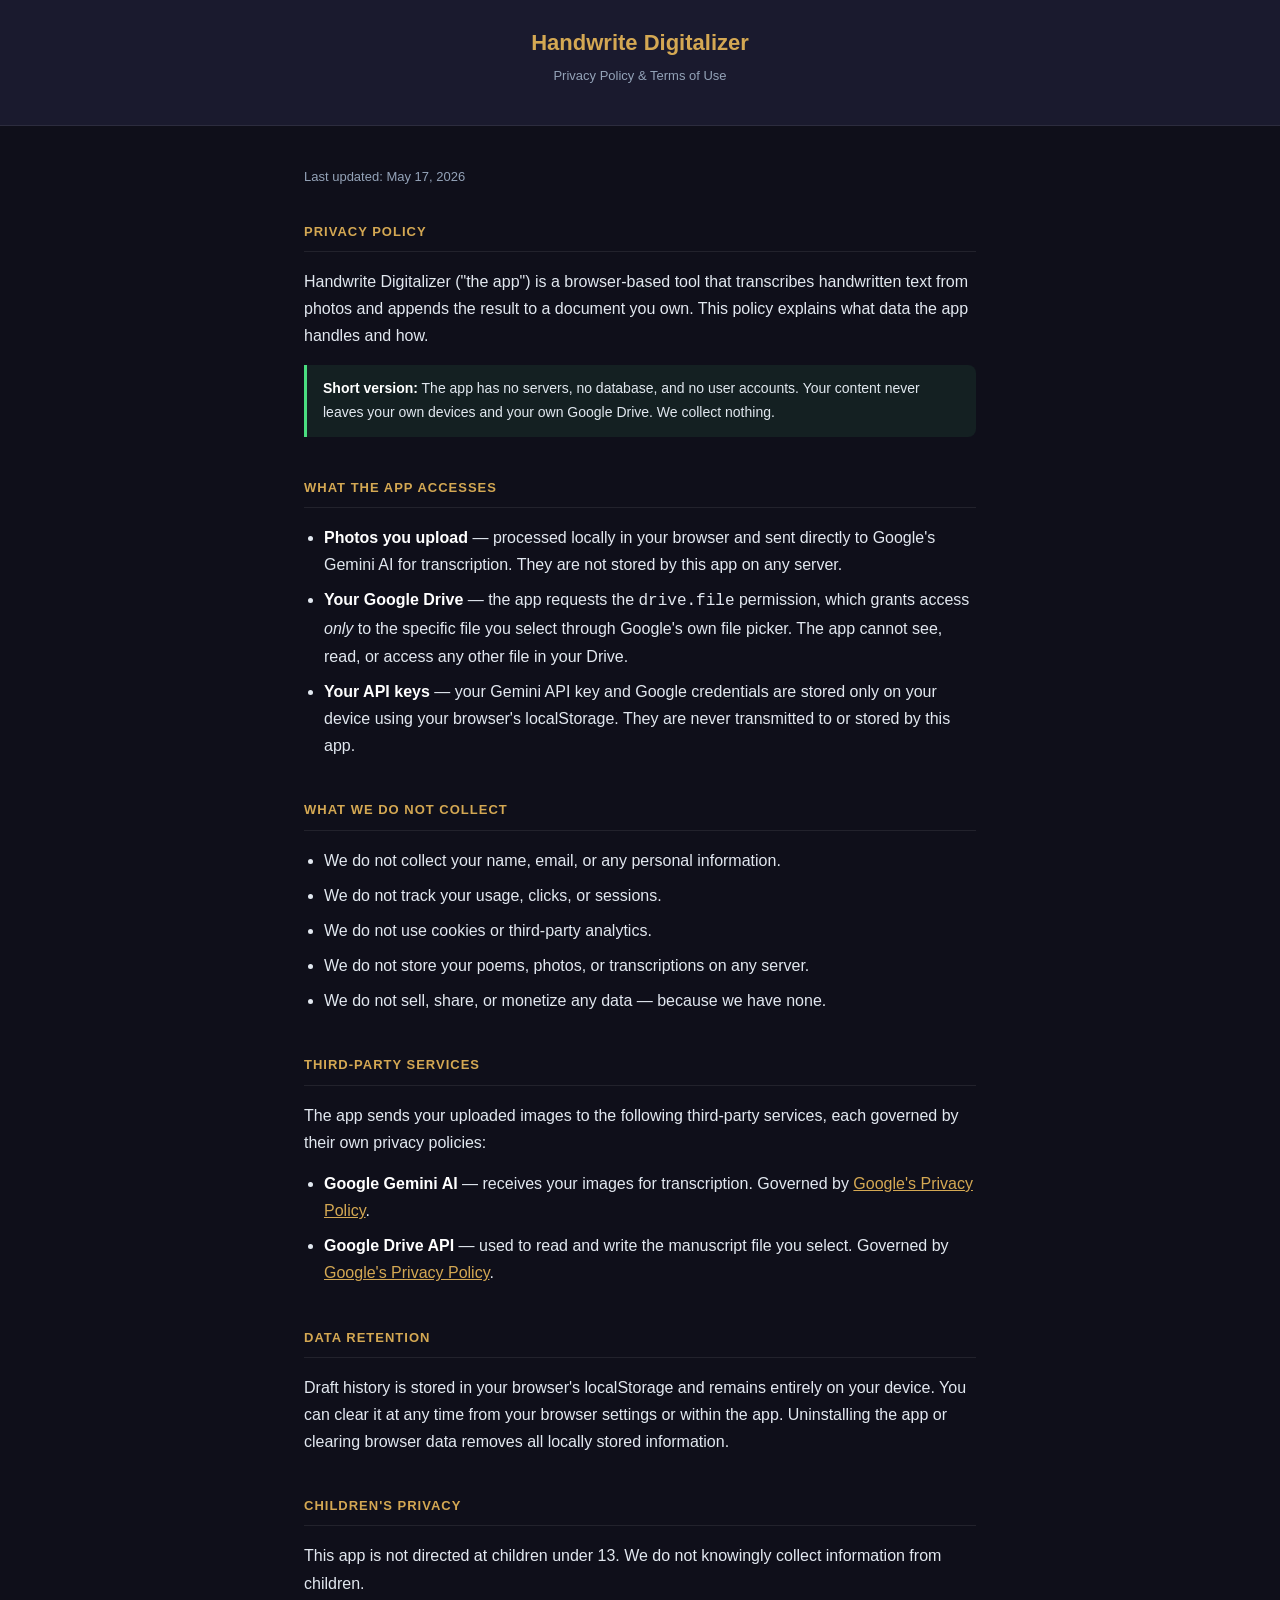
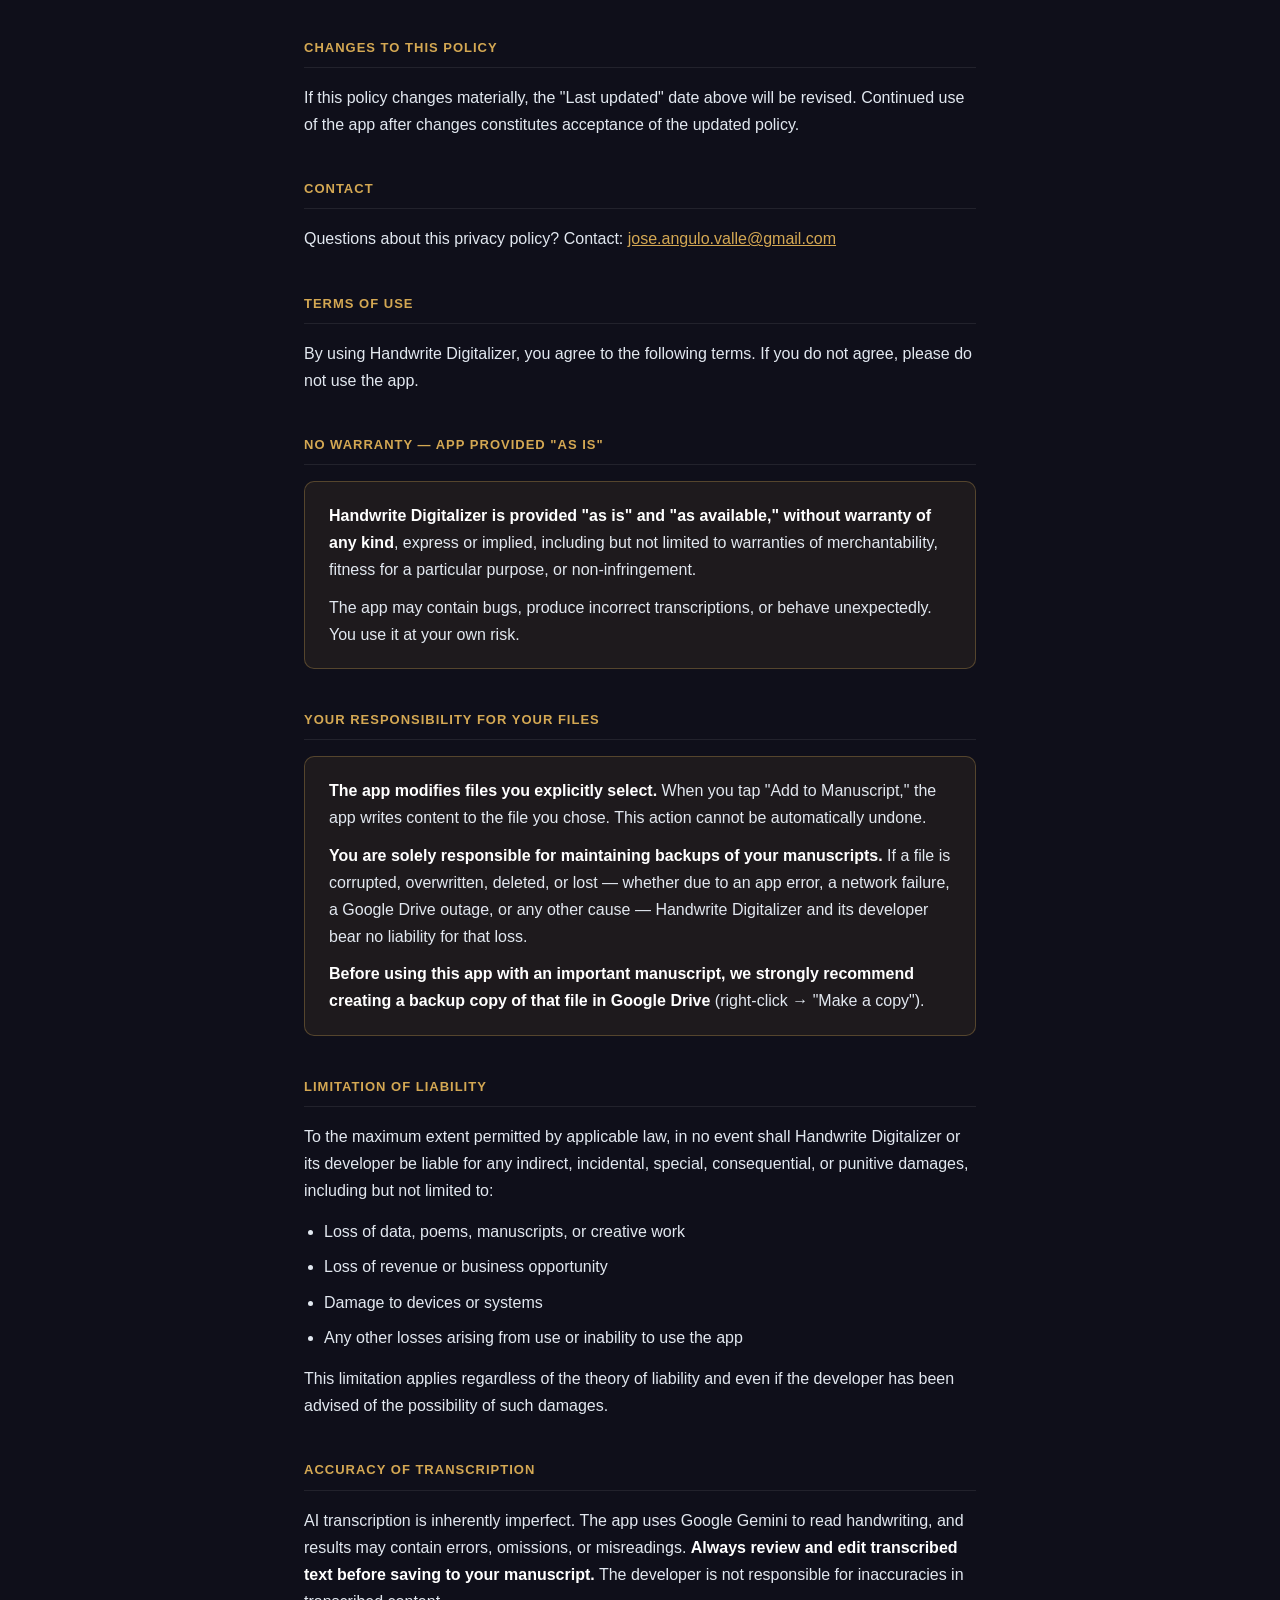
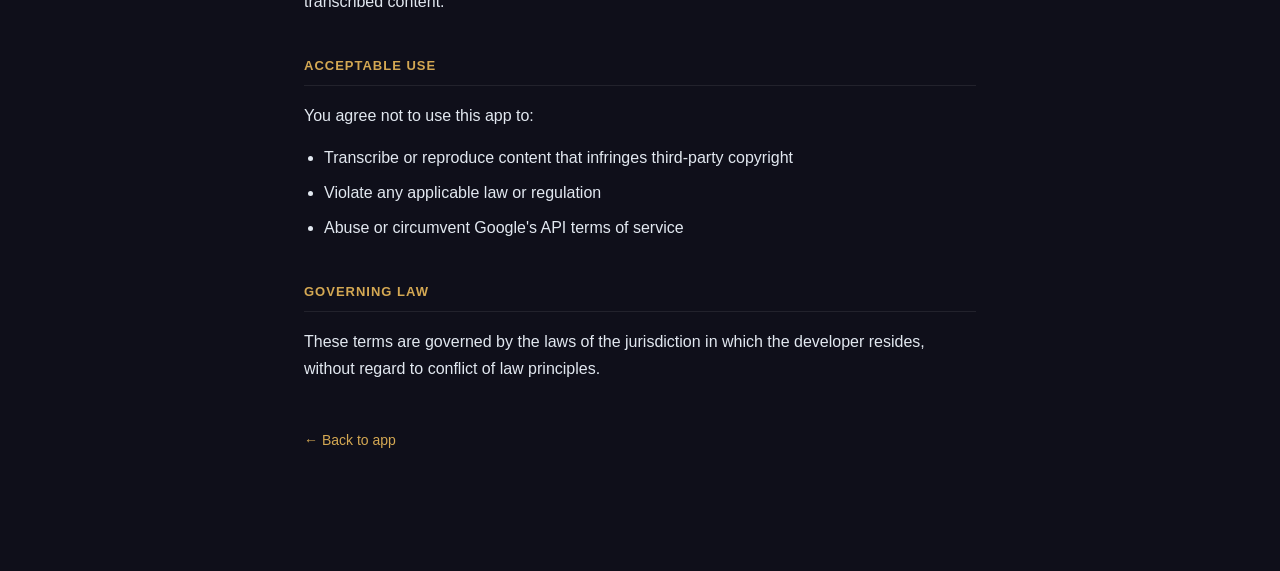
<file: privacy.html>
<!DOCTYPE html>
<html lang="en">
<head>
  <meta charset="UTF-8">
  <meta name="viewport" content="width=device-width, initial-scale=1.0">
  <title>Privacy Policy & Terms — Handwrite Digitalizer</title>
  <style>
    :root {
      --bg: #0f0f1a;
      --surface: #1a1a2e;
      --accent: #d4a853;
      --text: #e2e8f0;
      --muted: #94a3b8;
      --border: rgba(255,255,255,0.08);
    }
    * { box-sizing: border-box; margin: 0; padding: 0; }
    body {
      font-family: -apple-system, BlinkMacSystemFont, 'Segoe UI', sans-serif;
      background: var(--bg);
      color: var(--text);
      font-size: 16px;
      line-height: 1.7;
      padding: 0 0 80px;
    }
    header {
      background: var(--surface);
      border-bottom: 1px solid var(--border);
      padding: 24px;
      text-align: center;
    }
    header h1 { color: var(--accent); font-size: 22px; margin-bottom: 4px; }
    header p  { color: var(--muted); font-size: 13px; }
    .container {
      max-width: 720px;
      margin: 0 auto;
      padding: 40px 24px;
    }
    h2 {
      color: var(--accent);
      font-size: 13px;
      font-weight: 700;
      text-transform: uppercase;
      letter-spacing: 1px;
      margin: 40px 0 16px;
      padding-bottom: 8px;
      border-bottom: 1px solid var(--border);
    }
    h2:first-of-type { margin-top: 0; }
    p  { margin-bottom: 14px; color: var(--text); }
    ul { margin: 0 0 14px 20px; }
    li { margin-bottom: 8px; }
    strong { color: #fff; }
    .disclaimer-box {
      background: rgba(212, 168, 83, 0.08);
      border: 1px solid rgba(212, 168, 83, 0.3);
      border-radius: 10px;
      padding: 20px 24px;
      margin: 16px 0 24px;
    }
    .disclaimer-box p { margin-bottom: 10px; }
    .disclaimer-box p:last-child { margin-bottom: 0; }
    .back-link {
      display: inline-block;
      margin: 32px 0 0;
      color: var(--accent);
      text-decoration: none;
      font-size: 14px;
    }
    .back-link:hover { text-decoration: underline; }
    .date { color: var(--muted); font-size: 13px; margin-bottom: 32px; }
    .highlight {
      background: rgba(74,222,128,0.08);
      border-left: 3px solid #4ade80;
      padding: 12px 16px;
      border-radius: 0 8px 8px 0;
      margin: 16px 0;
    }
    .highlight p { margin: 0; font-size: 14px; }
  </style>
</head>
<body>

<header>
  <h1>Handwrite Digitalizer</h1>
  <p>Privacy Policy &amp; Terms of Use</p>
</header>

<div class="container">
  <p class="date">Last updated: May 17, 2026</p>

  <!-- ── PRIVACY POLICY ── -->

  <h2>Privacy Policy</h2>

  <p>
    Handwrite Digitalizer ("the app") is a browser-based tool that transcribes
    handwritten text from photos and appends the result to a document you own.
    This policy explains what data the app handles and how.
  </p>

  <div class="highlight">
    <p>
      <strong>Short version:</strong> The app has no servers, no database, and no user accounts.
      Your content never leaves your own devices and your own Google Drive.
      We collect nothing.
    </p>
  </div>

  <h2>What the App Accesses</h2>

  <ul>
    <li>
      <strong>Photos you upload</strong> — processed locally in your browser and sent
      directly to Google's Gemini AI for transcription. They are not stored by this app
      on any server.
    </li>
    <li>
      <strong>Your Google Drive</strong> — the app requests the
      <code>drive.file</code> permission, which grants access
      <em>only</em> to the specific file you select through Google's own file picker.
      The app cannot see, read, or access any other file in your Drive.
    </li>
    <li>
      <strong>Your API keys</strong> — your Gemini API key and Google credentials are
      stored only on your device using your browser's localStorage. They are never
      transmitted to or stored by this app.
    </li>
  </ul>

  <h2>What We Do Not Collect</h2>

  <ul>
    <li>We do not collect your name, email, or any personal information.</li>
    <li>We do not track your usage, clicks, or sessions.</li>
    <li>We do not use cookies or third-party analytics.</li>
    <li>We do not store your poems, photos, or transcriptions on any server.</li>
    <li>We do not sell, share, or monetize any data — because we have none.</li>
  </ul>

  <h2>Third-Party Services</h2>

  <p>
    The app sends your uploaded images to the following third-party services,
    each governed by their own privacy policies:
  </p>
  <ul>
    <li>
      <strong>Google Gemini AI</strong> — receives your images for transcription.
      Governed by <a href="https://policies.google.com/privacy" target="_blank"
      style="color:var(--accent)">Google's Privacy Policy</a>.
    </li>
    <li>
      <strong>Google Drive API</strong> — used to read and write the manuscript file
      you select. Governed by
      <a href="https://policies.google.com/privacy" target="_blank"
      style="color:var(--accent)">Google's Privacy Policy</a>.
    </li>
  </ul>

  <h2>Data Retention</h2>

  <p>
    Draft history is stored in your browser's localStorage and remains entirely
    on your device. You can clear it at any time from your browser settings or
    within the app. Uninstalling the app or clearing browser data removes all
    locally stored information.
  </p>

  <h2>Children's Privacy</h2>

  <p>
    This app is not directed at children under 13. We do not knowingly collect
    information from children.
  </p>

  <h2>Changes to This Policy</h2>

  <p>
    If this policy changes materially, the "Last updated" date above will be revised.
    Continued use of the app after changes constitutes acceptance of the updated policy.
  </p>

  <h2>Contact</h2>

  <p>
    Questions about this privacy policy? Contact:
    <a href="mailto:jose.angulo.valle@gmail.com"
       style="color:var(--accent)">jose.angulo.valle@gmail.com</a>
  </p>


  <!-- ── TERMS OF USE & DISCLAIMER ── -->

  <h2>Terms of Use</h2>

  <p>
    By using Handwrite Digitalizer, you agree to the following terms.
    If you do not agree, please do not use the app.
  </p>

  <h2>No Warranty — App Provided "As Is"</h2>

  <div class="disclaimer-box">
    <p>
      <strong>Handwrite Digitalizer is provided "as is" and "as available,"
      without warranty of any kind</strong>, express or implied, including but not
      limited to warranties of merchantability, fitness for a particular purpose,
      or non-infringement.
    </p>
    <p>
      The app may contain bugs, produce incorrect transcriptions, or behave
      unexpectedly. You use it at your own risk.
    </p>
  </div>

  <h2>Your Responsibility for Your Files</h2>

  <div class="disclaimer-box">
    <p>
      <strong>The app modifies files you explicitly select.</strong>
      When you tap "Add to Manuscript," the app writes content to the file you chose.
      This action cannot be automatically undone.
    </p>
    <p>
      <strong>You are solely responsible for maintaining backups of your manuscripts.</strong>
      If a file is corrupted, overwritten, deleted, or lost — whether due to an
      app error, a network failure, a Google Drive outage, or any other cause —
      Handwrite Digitalizer and its developer bear no liability for that loss.
    </p>
    <p>
      <strong>Before using this app with an important manuscript, we strongly recommend
      creating a backup copy of that file in Google Drive</strong>
      (right-click → "Make a copy").
    </p>
  </div>

  <h2>Limitation of Liability</h2>

  <p>
    To the maximum extent permitted by applicable law, in no event shall
    Handwrite Digitalizer or its developer be liable for any indirect, incidental,
    special, consequential, or punitive damages, including but not limited to:
  </p>
  <ul>
    <li>Loss of data, poems, manuscripts, or creative work</li>
    <li>Loss of revenue or business opportunity</li>
    <li>Damage to devices or systems</li>
    <li>Any other losses arising from use or inability to use the app</li>
  </ul>
  <p>
    This limitation applies regardless of the theory of liability and even if
    the developer has been advised of the possibility of such damages.
  </p>

  <h2>Accuracy of Transcription</h2>

  <p>
    AI transcription is inherently imperfect. The app uses Google Gemini to read
    handwriting, and results may contain errors, omissions, or misreadings.
    <strong>Always review and edit transcribed text before saving to your manuscript.</strong>
    The developer is not responsible for inaccuracies in transcribed content.
  </p>

  <h2>Acceptable Use</h2>

  <p>You agree not to use this app to:</p>
  <ul>
    <li>Transcribe or reproduce content that infringes third-party copyright</li>
    <li>Violate any applicable law or regulation</li>
    <li>Abuse or circumvent Google's API terms of service</li>
  </ul>

  <h2>Governing Law</h2>

  <p>
    These terms are governed by the laws of the jurisdiction in which the developer
    resides, without regard to conflict of law principles.
  </p>

  <a href="./index.html" class="back-link">← Back to app</a>
</div>

</body>
</html>
</file>
